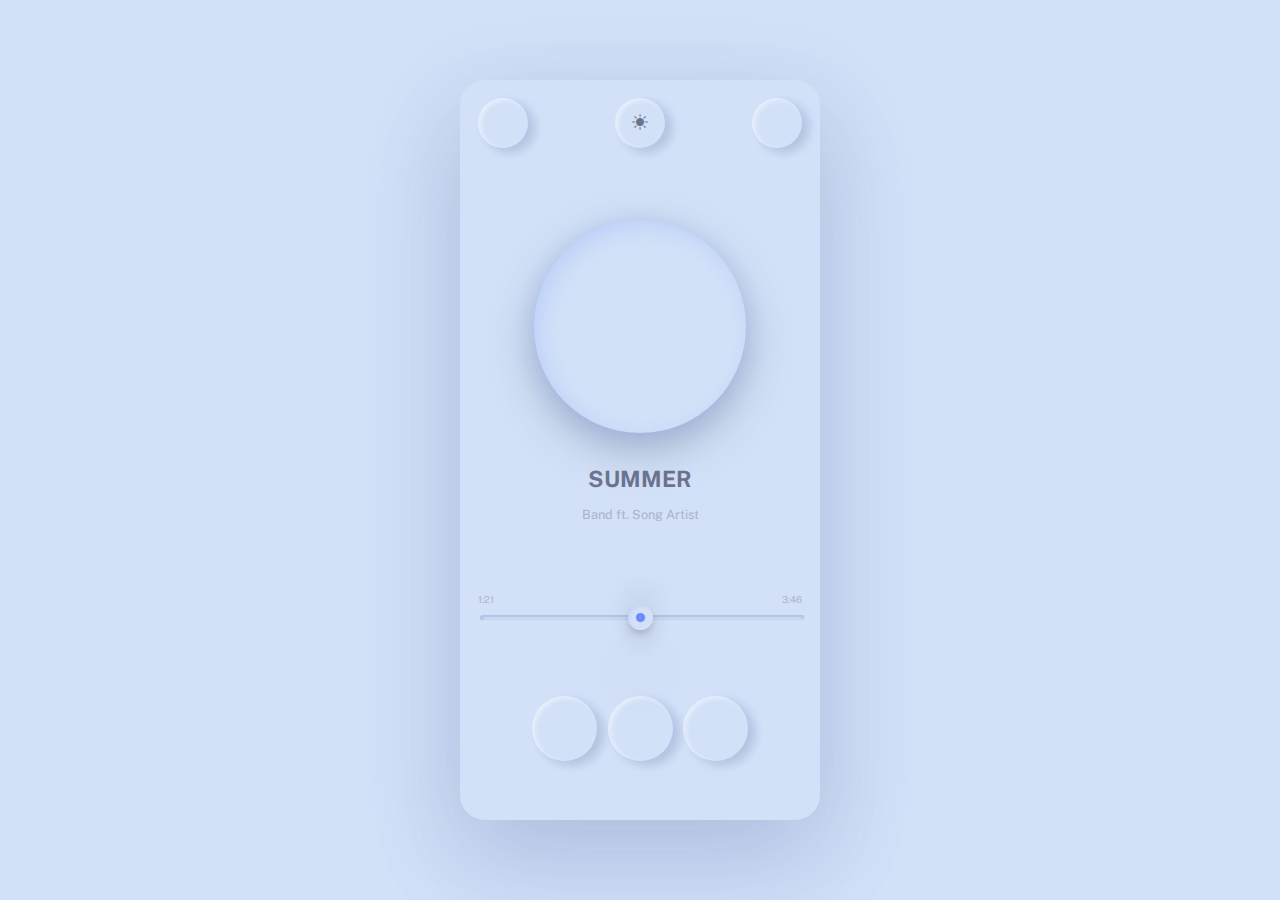
<file: New folder (2)/index.html>
<!DOCTYPE html>
<html lang="en">
<head>
    <meta charset="UTF-8">
    <meta http-equiv="X-UA-Compatible" content="IE=edge">
    <meta name="viewport" content="width=device-width, initial-scale=1.0">
    <title>UI Music Player</title>
    <link rel="stylesheet" href="style.css">
    <script src="script.js" defer></script>
</head>
<body>
    <link rel="stylesheet" href="https://cdnjs.cloudflare.com/ajax/libs/font-awesome/6.0.0-beta3/css/all.min.css" integrity="sha512-Fo3rlrZj/k7ujTnHg4CGR2D7kSs0v4LLanw2qksYuRlEzO+tcaEPQogQ0KaoGN26/zrn20ImR1DfuLWnOo7aBA==" crossorigin="anonymous" referrerpolicy="no-referrer" />
    <link rel="stylesheet" href="https://cdn.jsdelivr.net/npm/bootstrap-icons@1.3.0/font/bootstrap-icons.css" />
    <div class="container"> 
    <div class="phone light">
        <div id="top-menu">
        <div class="button">
            <i class="fas fa-arrow-left"></i>
        </div>
        <button id="mode" class="button">
            <i class="bi bi-brightness-high-fill" id="toggleDark"></i> 
        </button>
        <div class="button">
            <i class="fas fa-bars"></i>
        </div>
        </div>
        
        <div class="thumbnail-border">
        <div class="song-thumbnail"></div>
        </div>
        
        <div id="song-details">
        <h1 class="song-title">SUMMER</h1>
        <span class="artist">Band ft. Song Artist</span>
        </div>

        <div id="time-slider">
        <div class="slider-times">
            <span>1:21</span> 
            <span>3:46</span> 
        </div>
        <input type="range" min="1" max="100" value="50" class="slider" id="myRange">
        </div>
        
        <div id="song-controls">
        <div class="button">
            <i class="fas fa-backward"></i>
        </div>
        <div class="button">
            <i class="fas fa-pause"></i>
        </div>
        <div class="button">
            <i class="fas fa-forward"></i>
        </div>
        </div>
    </div> 
    </div>
</body>
</html>
</file>
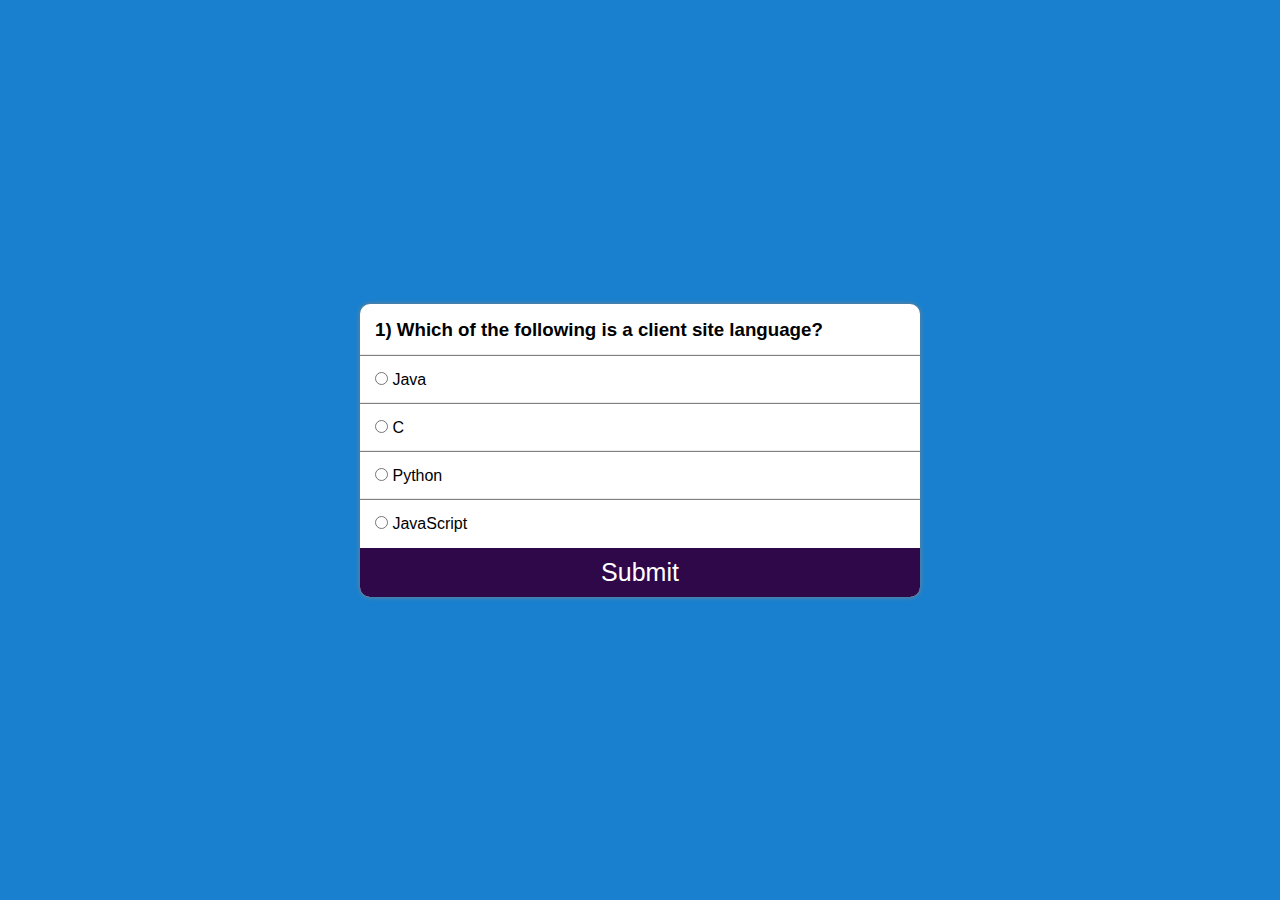
<file: task2/index.html>
<!DOCTYPE html>
<html lang="en">

<head>
    <meta charset="UTF-8">
    <meta http-equiv="X-UA-Compatible" content="IE=edge">
    <meta name="viewport" content="width=device-width, initial-scale=1.0">
    <title>Document</title>
    <link rel="stylesheet" href="css/custom.css" />
</head>

<body>
    <section class="main">

        <div class="container">
            <div class="col">
                <h3 id="questionBox">
                    1) Lorem ipsum dolor sit amet, consectetur adipisicing elit Debitis?
                </h3>
            </div>
            <div class="col box">
                <input name="option" type="radio" id="first" value="a" required>
                <label for="first">Testing 1</label>
            </div>
            <div class="col box">
                <input name="option" type="radio" id="second" value="b" required>
                <label for="second">Testing 2</label>
            </div>
            <div class="col box">
                <input name="option" type="radio" id="third" value="c" required>
                <label for="third">Testing 3</label>
            </div>
            <div class="col box">
                <input name="option" type="radio" id="fourth" value="d" required>
                <label for="fourth">Testing 4</label>
            </div>
            <button id="submit">Submit</button>
        </div>

    </section>
    <script src="js/app.js"></script>
</body>

</html>
</file>
<file: New folder (2)/style.css>
@import url('https://fonts.googleapis.com/css2?family=Khula:wght@400;600;700&family=Public+Sans:wght@100;300;400;600&display=swap');

body {
  background-color: #d2e1f8;
  font-family: "Public Sans", sans-serif;
  color: #6b728d;
  overflow: hidden;
}
.light{
    transition: 1s;
    --background : linear-gradient(0deg, rgba(255,255,255,.1) 0%, rgba(255,255,255,.6) 50%, rgba(255,255,255,.1) 100%);
}
.dark{
    transition: 1s;
    --background: #121212;
}
a {
  color: #7a92fe;
}
a:hover {
  color: #fff;
}
.container {    
  display: flex;
  position: absolute;
  top: 50%;
  left: 50%;
  transform: translate(-50%, -50%);
}
.phone {
  background-color: var(--background);
  height: 740px;
  width: 360px;
  border-radius: 25px;
  box-shadow: rgba(104, 139, 255, 0.1) 0px 48px 100px 0px, rgba(17, 12, 46, 0.15) 0px 30px 100px 0px;
}
#top-menu {
  width: 90%;
  display: flex;
  justify-content: space-between;
  align-items: center;
  margin: 5%;
  text-transform: uppercase;
  font-size: .7rem;
  letter-spacing: .1rem;
  color: #abb3c7;
}
#top-menu i {
  font-size:  1rem;
}
.song-thumbnail {
  background-image: url('https://images.unsplash.com/photo-1557672172-298e090bd0f1?ixlib=rb-1.2.1&ixid=MnwxMjA3fDB8MHxwaG90by1wYWdlfHx8fGVufDB8fHx8&auto=format&fit=crop&w=687&q=80s');
  background-size: cover;
  background-position: center center;
  height: 100%;
  width: 100%;
  border-radius: 50%;
}
.thumbnail-border {
  height: 200px;
  width: 200px;
  margin: 20% auto 0 auto;
  border-radius: 50%;
  padding: .4rem;
 box-shadow: inset 6px 6px 20px 0 rgba(104, 139, 255, 0.2), rgba(104, 139, 255, 0.1) 0px 4px 20px, rgba(104, 139, 255, 0.1) 0px 8px 24px, rgba(102, 111, 128, 0.4) 0px 16px 45px;
}
.button {
  height: 50px;
  width: 50px;
  display: flex;
  align-items: center;
  justify-content: center;
  border-radius: 50%;
  box-shadow:  inset 3px 2px 5px 0 rgba(255,255,255, .5), rgba(104, 139, 255, 0.1) 7px 3px 10px, rgba(0,0,0, 0.1) 7px 5px 10px
}
.button:hover {
  box-shadow: inset 6px 6px 10px 0 rgba(0, 0, 0, 0.2);
  background-color: #779bff;
  color: #fff;
}
#mode{
    background-color: var(--background);
    border: none;
    color: #6b728d;
}
#song-details {
  margin-top: 5%;
  display: flex;
  flex-direction: column;
  align-items: center;
}
.song-title {
  font-size: 1.4rem;
}
.artist {
  font-size: .8rem;
  color:  #abb3c7;
}
#time-slider {
  margin: 20% 5%;
}
.slider-times {
  font-size: .6rem;
  display: flex;
  justify-content: space-between;
  color: #abb3c7;
}
input[type="range"]::-moz-range-progress {
  background-color: #779bff; 
}
.slider {
  -webkit-appearance: none;
  width: 100%;
  height: 5px;
  border-radius: 5px;  
  background: transparent;
  outline: none;
  box-shadow: inset 2px 2px 2px 0 rgba(104, 139, 255, 0.2), inset 3px 3px 2px 0 rgba(50, 50, 50, 0.1), inset -45px -45px 1px 0 rgba(255, 255, 255, 0.1), inset -1px -1px 1px 0 rgba(0, 0, 0, 0.1);
}
.slider::-webkit-slider-thumb {
  -webkit-appearance: none;
  appearance: none;
  width: 25px;
  height: 25px;
  outline: none;
  border-radius: 50%;
  border: none;
  background: radial-gradient(circle at center, #779bff 0, #6381f9 20%, #d2e1f8 30%, #d2e1f8 70%, #fff 100%);
box-shadow: inset 2px 2px 2px 0 rgba(104, 139, 255, 0.1), rgba(0, 0, 0, 0.1) 0px 54px 55px, rgba(0, 0, 0, 0.12) 0px -12px 30px, rgba(0, 0, 0, 0.12) 0px 4px 6px, rgba(0, 0, 0, 0.1) 0px 12px 20px;
}
.slider::-moz-range-thumb {
  width: 25px;
  height: 25px;
  border-radius: 50%;
  outline: none;
  border: none;
  background: radial-gradient(circle at center, #779bff 0, #6381f9 20%, #d2e1f8 30%, #d2e1f8 50%, #fff 100%);
  box-shadow: inset 2px 2px 2px 0 rgba(104, 139, 255, 0.1), rgba(0, 0, 0, 0.1) 0px 54px 55px, rgba(0, 0, 0, 0.12) 0px -12px 30px, rgba(0, 0, 0, 0.12) 0px 4px 6px, rgba(0, 0, 0, 0.1) 0px 12px 20px;
}
#song-controls {
  width: 60%;
  margin: 0% 20%;
  display: flex;
  justify-content: space-between;
  align-items: center;
  font-size: 1rem;
  color: #abb3c7;
}
#song-controls .button {
  height: 65px;
  width: 65px;
}
#credit {
  margin: 5% 0 0 0;
  font-size: .8em;
  line-height: 2rem;
}
</file>
<file: task2/css/custom.css>
* {
  padding: 0;
  margin: 0;
  box-sizing: border-box;
  font-family: 'Poppins', sans-serif;
}

@import url('https://fonts.googleapis.com/css2?family=Poppins:wght@100&display=swap');
.main {
  width: 100%;
  height: 100vh;
  display: flex;
  justify-content: center;
  align-items: center;
  background-color: rgb(24, 128, 207);
}

.container {
  width: 35rem;
  box-shadow: 0px 0px 5px grey;
  display: flex;
  background-color: white;
  border-radius: 10px;
  overflow: hidden;
  flex-direction: column;
}

.col {
  text-align: justify;
  padding: 15px;
  width: 95%;
}

#submit {
  width: 100%;
  background-color: rgb(47, 8, 73);
  transition: 0.5s;
  color: white;
  outline: none;
  border: none;
  font-size: 25px;
  display: block;
  padding: 10px;
  cursor: pointer;
}

#submit:hover {
  background-color: rgb(34, 6, 53);
}

.box {
  box-shadow: 0px -1px 1px grey;
  width: 100%;
}
</file>
